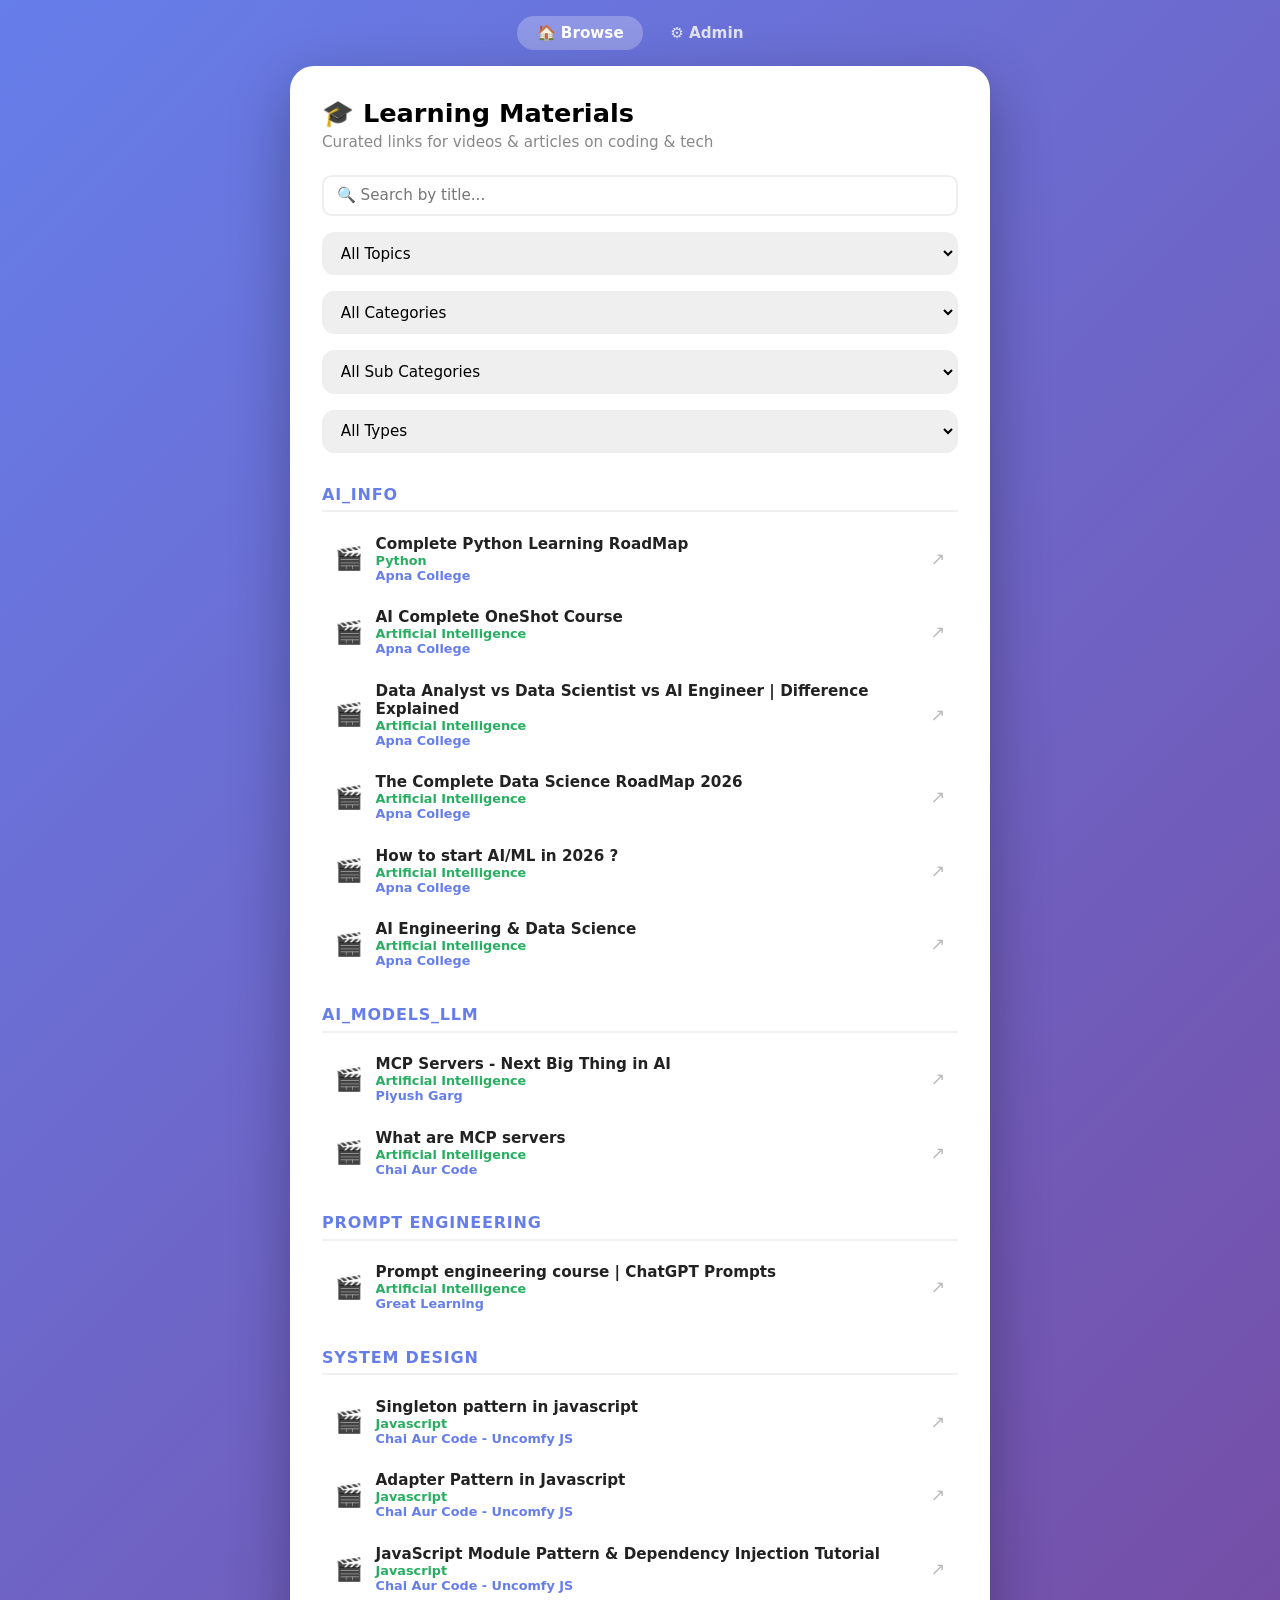
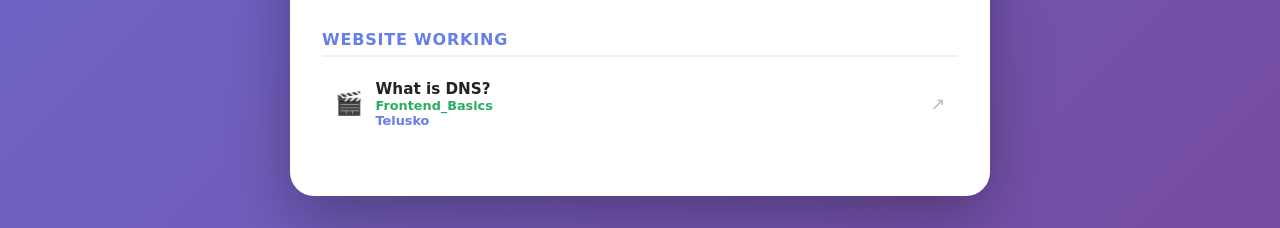
<file: index.html>
<!DOCTYPE html>
<html lang="en">
<head>
  <meta charset="UTF-8">
  <meta name="viewport" content="width=device-width, initial-scale=1.0">
  <title>Learning Materials 🎓</title>
  <link rel="stylesheet" href="style.css">
</head>
<body>
  <nav class="navbar">
    <a href="index.html" class="nav-link active">🏠 Browse</a>
    <a href="admin.html" class="nav-link">⚙️ Admin</a>
  </nav>

  <div class="container">
    <h1>🎓 Learning Materials</h1>
    <p class="subtitle">Curated links for videos &amp; articles on coding &amp; tech</p>

    <div class="search-bar">
      <input type="text" id="search" placeholder="🔍 Search by title..." />
      <select id="topic-filter">
        <option value="">All Topics</option>
      </select>
      <select id="category-filter">
        <option value="">All Categories</option>
      </select>
      <select id="subcategory-filter">
        <option value="">All Sub Categories</option>
      </select>
      <select id="type-filter">
        <option value="">All Types</option>
        <option value="video">🎬 Video</option>
        <option value="article">📄 Article</option>
        <option value="course">📚 Course</option>
        <option value="other">🔗 Other</option>
      </select>
    </div>

    <div id="links-container"></div>
    <p id="empty-msg" class="empty-msg hidden">No links found. Add some from the <a href="admin.html">Admin</a> page!</p>
  </div>

  <script src="app.js"></script>
</body>
</html>
</file>
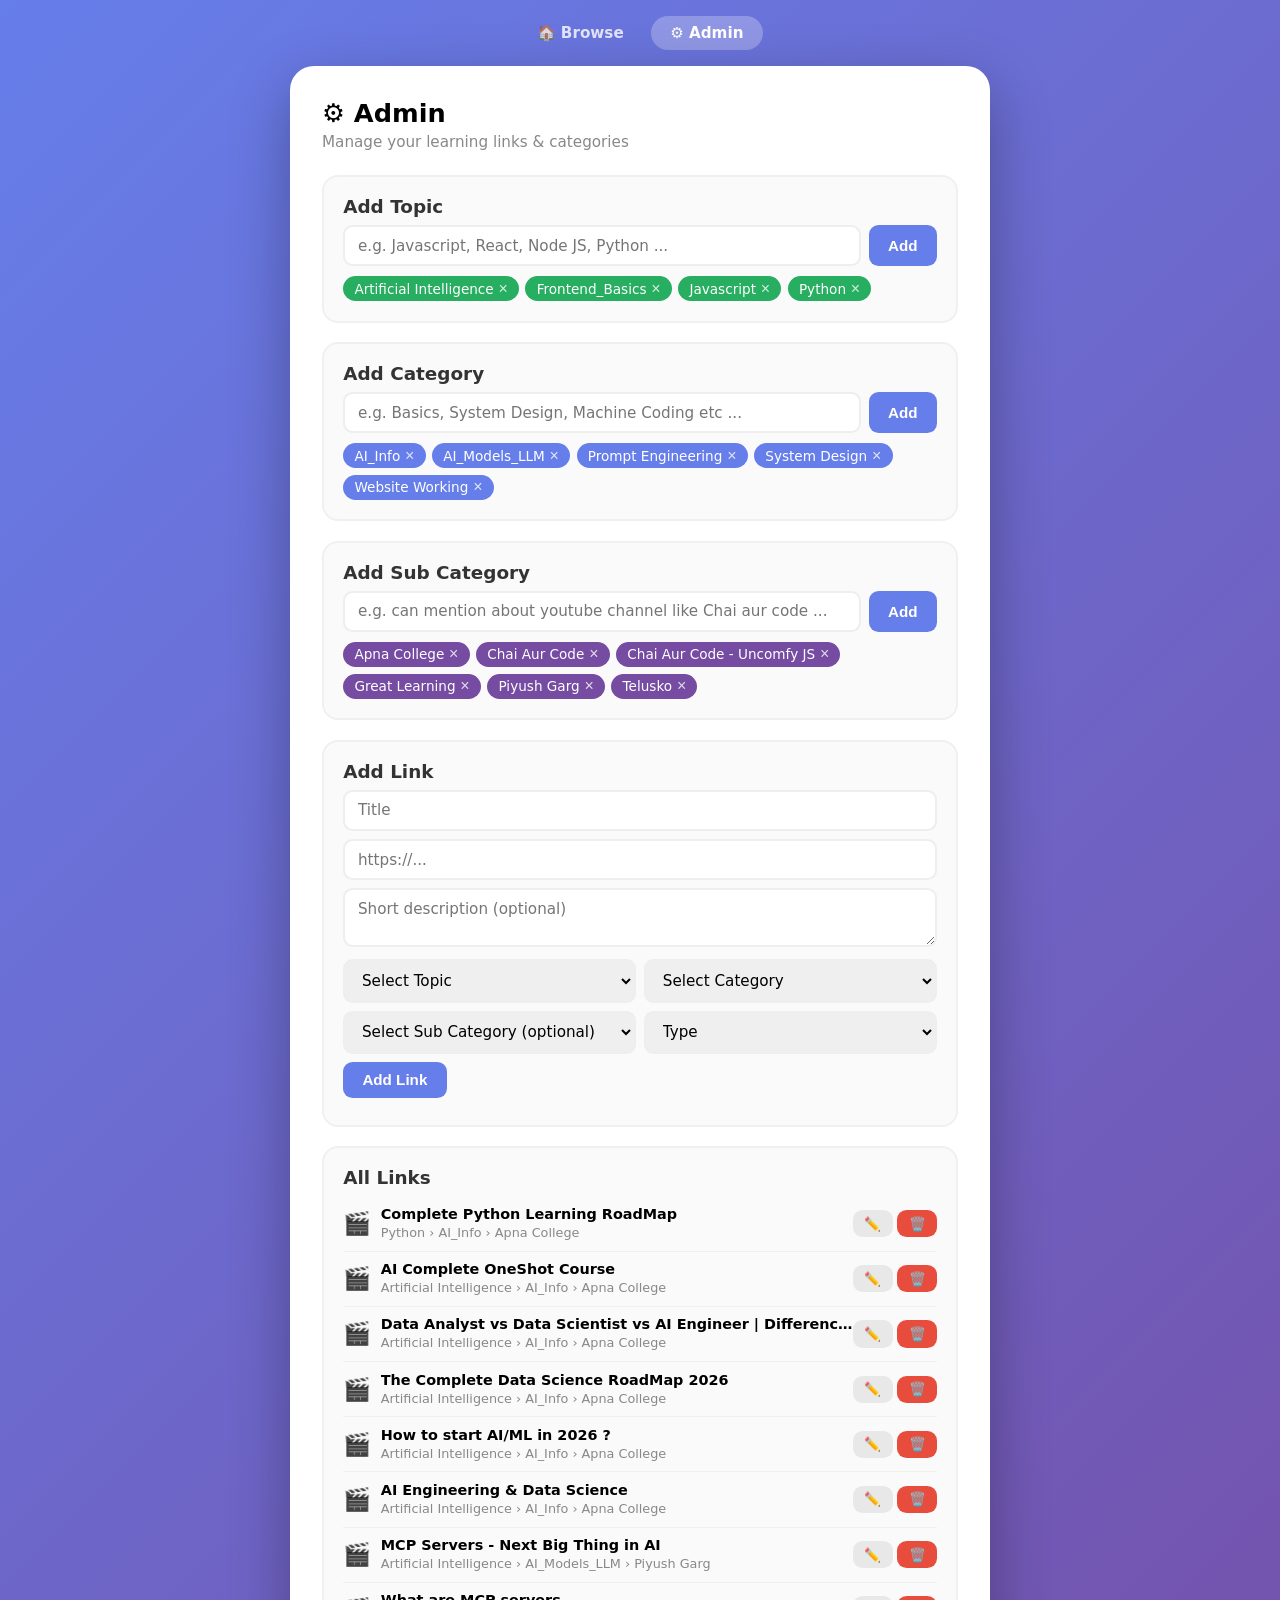
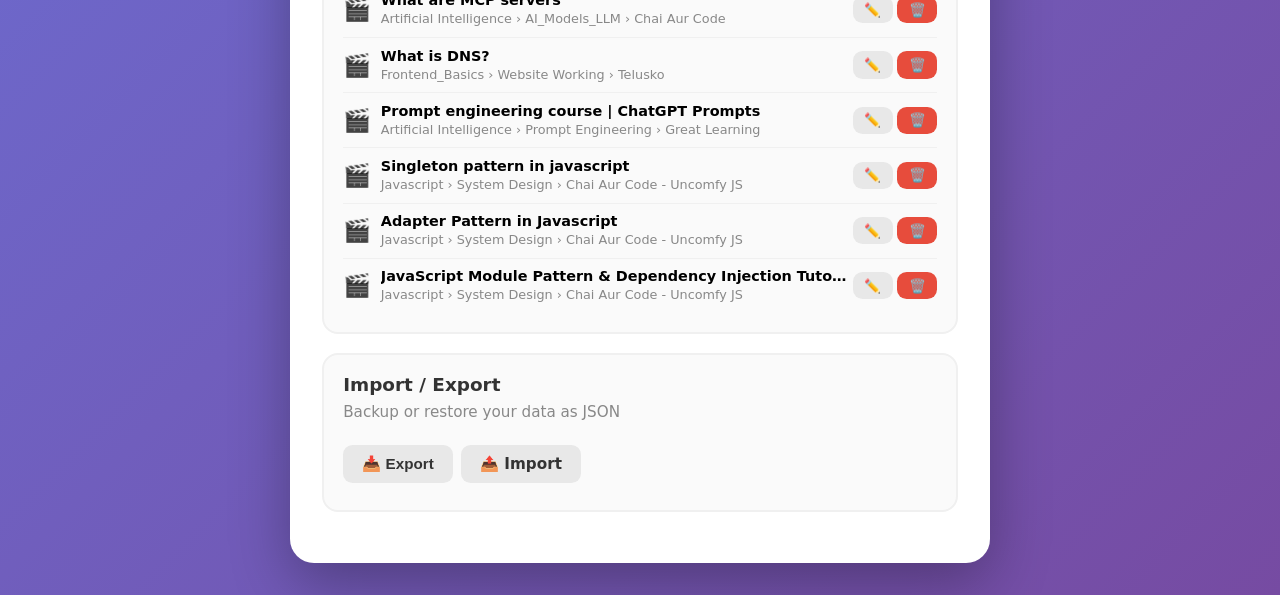
<file: admin.html>
<!DOCTYPE html>
<html lang="en">
<head>
  <meta charset="UTF-8">
  <meta name="viewport" content="width=device-width, initial-scale=1.0">
  <title>Admin - Learning Materials 🎓</title>
  <link rel="stylesheet" href="style.css">
</head>
<body>
  <nav class="navbar">
    <a href="index.html" class="nav-link">🏠 Browse</a>
    <a href="admin.html" class="nav-link active">⚙️ Admin</a>
  </nav>

  <div class="container">
    <h1>⚙️ Admin</h1>
    <p class="subtitle">Manage your learning links &amp; categories</p>

    <!-- Add Topic -->
    <div class="card">
      <h2>Add Topic</h2>
      <div class="form-row">
        <input type="text" id="new-topic" placeholder="e.g. Javascript, React, Node JS, Python ..." />
        <button class="btn btn-primary" id="add-topic-btn">Add</button>
      </div>
      <div class="tags" id="topic-tags"></div>
    </div>

    <!-- Add Category -->
    <div class="card">
      <h2>Add Category</h2>
      <div class="form-row">
        <input type="text" id="new-category" placeholder="e.g. Basics, System Design, Machine Coding etc ..." />
        <button class="btn btn-primary" id="add-category-btn">Add</button>
      </div>
      <div class="tags" id="category-tags"></div>
    </div>

    <!-- Add Sub Category -->
    <div class="card">
      <h2>Add Sub Category</h2>
      <div class="form-row">
        <input type="text" id="new-subcategory" placeholder="e.g. can mention about youtube channel like Chai aur code ..." />
        <button class="btn btn-primary" id="add-subcategory-btn">Add</button>
      </div>
      <div class="tags" id="subcategory-tags"></div>
    </div>

    <!-- Add/Edit Link -->
    <div class="card">
      <h2 id="form-title">Add Link</h2>
      <form id="link-form">
        <input type="hidden" id="edit-id" />
        <input type="text" id="link-title" placeholder="Title" required />
        <input type="url" id="link-url" placeholder="https://..." required />
        <textarea id="link-desc" placeholder="Short description (optional)" rows="2"></textarea>
        <div class="form-row">
          <select id="link-topic" required>
            <option value="">Select Topic</option>
          </select>
          <select id="link-category" required>
            <option value="">Select Category</option>
          </select>
        </div>
        <div class="form-row">
          <select id="link-subcategory">
            <option value="">Select Sub Category (optional)</option>
          </select>
          <select id="link-type" required>
            <option value="">Type</option>
            <option value="video">🎬 Video</option>
            <option value="article">📄 Article</option>
            <option value="course">📚 Course</option>
            <option value="other">🔗 Other</option>
          </select>
        </div>
        <div class="form-row">
          <button type="submit" class="btn btn-primary" id="save-btn">Add Link</button>
          <button type="button" class="btn btn-secondary hidden" id="cancel-btn">Cancel</button>
        </div>
      </form>
    </div>

    <!-- Existing Links -->
    <div class="card">
      <h2>All Links</h2>
      <div id="admin-links"></div>
      <p id="admin-empty" class="empty-msg hidden">No links yet.</p>
    </div>

    <!-- Import/Export -->
    <div class="card">
      <h2>Import / Export</h2>
      <p class="subtitle">Backup or restore your data as JSON</p>
      <div class="form-row">
        <button class="btn btn-secondary" id="export-btn">📥 Export</button>
        <label class="btn btn-secondary" for="import-file">📤 Import</label>
        <input type="file" id="import-file" accept=".json" class="hidden" />
      </div>
    </div>
  </div>

  <script src="app.js"></script>
  <script src="admin.js"></script>
</body>
</html>
</file>
<file: style.css>
* { margin: 0; padding: 0; box-sizing: border-box; }

body {
  font-family: 'Segoe UI', system-ui, sans-serif;
  background: linear-gradient(135deg, #667eea 0%, #764ba2 100%);
  min-height: 100vh;
  display: flex;
  flex-direction: column;
  align-items: center;
  padding: 0 1rem 2rem;
}

/* Navbar */
.navbar {
  width: 100%;
  max-width: 700px;
  display: flex;
  gap: 0.5rem;
  padding: 1rem 0;
  justify-content: center;
}

.nav-link {
  color: rgba(255,255,255,0.8);
  text-decoration: none;
  padding: 0.5rem 1.2rem;
  border-radius: 2rem;
  font-weight: 600;
  font-size: 0.95rem;
  transition: background 0.2s;
}
.nav-link:hover { background: rgba(255,255,255,0.15); }
.nav-link.active { background: rgba(255,255,255,0.25); color: #fff; }

/* Container */
.container {
  background: #fff;
  border-radius: 1.5rem;
  padding: 2rem;
  max-width: 700px;
  width: 100%;
  box-shadow: 0 20px 60px rgba(0,0,0,0.3);
}

h1 { font-size: 1.6rem; margin-bottom: 0.3rem; }
h2 { font-size: 1.15rem; margin-bottom: 0.5rem; color: #333; }
.subtitle { color: #888; margin-bottom: 1.5rem; font-size: 0.95rem; }

/* Search bar */
.search-bar {
  display: flex;
  gap: 0.5rem;
  margin-bottom: 1.5rem;
  flex-wrap: wrap;
}

.search-bar input,
.search-bar select {
  padding: 0.6rem 0.8rem;
  border: 2px solid #eee;
  border-radius: 0.8rem;
  font-size: 0.95rem;
  outline: none;
  transition: border-color 0.2s;
}
.search-bar input { flex: 1; min-width: 150px; }
.search-bar select { min-width: 130px; }
.search-bar input:focus,
.search-bar select:focus { border-color: #667eea; }

/* Category sections */
.category-section { margin-bottom: 1.5rem; }

.category-heading {
  font-size: 1rem;
  color: #667eea;
  text-transform: uppercase;
  letter-spacing: 0.05em;
  padding-bottom: 0.4rem;
  border-bottom: 2px solid #f0f0f0;
  margin-bottom: 0.6rem;
}

/* Link cards */
.link-card {
  display: flex;
  align-items: center;
  gap: 0.8rem;
  padding: 0.8rem;
  border-radius: 0.8rem;
  text-decoration: none;
  color: inherit;
  transition: background 0.15s;
}
.link-card:hover { background: #f8f7ff; }

.link-type { font-size: 1.4rem; flex-shrink: 0; }

.link-info { flex: 1; display: flex; flex-direction: column; }
.link-title { font-weight: 600; color: #222; font-size: 0.95rem; }
.link-topic { color: #27ae60; font-size: 0.8rem; font-weight: 600; }
.link-sub { color: #667eea; font-size: 0.8rem; font-weight: 600; }
.link-desc { color: #888; font-size: 0.85rem; margin-top: 0.15rem; }
.link-arrow { color: #bbb; font-size: 1.1rem; flex-shrink: 0; }

/* Cards */
.card {
  background: #fafafa;
  border: 2px solid #f0f0f0;
  border-radius: 1rem;
  padding: 1.2rem;
  margin-bottom: 1.2rem;
}

/* Forms */
.form-row {
  display: flex;
  gap: 0.5rem;
  margin-bottom: 0.5rem;
  flex-wrap: wrap;
}

input[type="text"],
input[type="url"],
textarea,
select {
  width: 100%;
  padding: 0.6rem 0.8rem;
  border: 2px solid #eee;
  border-radius: 0.6rem;
  font-size: 0.95rem;
  font-family: inherit;
  outline: none;
  margin-bottom: 0.5rem;
  transition: border-color 0.2s;
}
input:focus, textarea:focus, select:focus { border-color: #667eea; }

.form-row input,
.form-row select { flex: 1; min-width: 120px; margin-bottom: 0; }

/* Buttons */
.btn {
  padding: 0.6rem 1.2rem;
  border: none;
  border-radius: 0.6rem;
  font-size: 0.95rem;
  font-weight: 600;
  cursor: pointer;
  transition: opacity 0.15s;
}
.btn:hover { opacity: 0.85; }

.btn-primary { background: #667eea; color: #fff; }
.btn-secondary { background: #e8e8e8; color: #333; }
.btn-danger { background: #e74c3c; color: #fff; }
.btn-small { padding: 0.35rem 0.7rem; font-size: 0.85rem; }

/* Tags */
.tags { display: flex; flex-wrap: wrap; gap: 0.4rem; margin-top: 0.6rem; }

.tag {
  background: #667eea;
  color: #fff;
  padding: 0.3rem 0.7rem;
  border-radius: 1rem;
  font-size: 0.85rem;
  display: flex;
  align-items: center;
  gap: 0.3rem;
}

.tag-remove {
  background: none;
  border: none;
  color: rgba(255,255,255,0.8);
  cursor: pointer;
  font-size: 1rem;
  line-height: 1;
  padding: 0;
}
.tag-remove:hover { color: #fff; }
.tag-topic { background: #27ae60; }
.tag-sub { background: #764ba2; }

/* Admin link rows */
.admin-link-row {
  display: flex;
  justify-content: space-between;
  align-items: center;
  padding: 0.6rem 0;
  border-bottom: 1px solid #f0f0f0;
}
.admin-link-row:last-child { border-bottom: none; }

.admin-link-info {
  display: flex;
  align-items: center;
  gap: 0.6rem;
  flex: 1;
  min-width: 0;
}
.admin-link-info div { min-width: 0; }
.admin-link-info strong {
  display: block;
  font-size: 0.9rem;
  white-space: nowrap;
  overflow: hidden;
  text-overflow: ellipsis;
}
.admin-link-meta { font-size: 0.8rem; color: #888; }
.admin-link-actions { display: flex; gap: 0.3rem; flex-shrink: 0; }

/* Utility */
.hidden { display: none !important; }
.empty-msg { color: #999; font-size: 0.9rem; text-align: center; padding: 1rem 0; }
.empty-msg a { color: #667eea; }

@media (max-width: 500px) {
  .container { padding: 1.2rem; }
  .search-bar { flex-direction: column; }
  .search-bar input, .search-bar select { min-width: 100%; }
}
</file>
